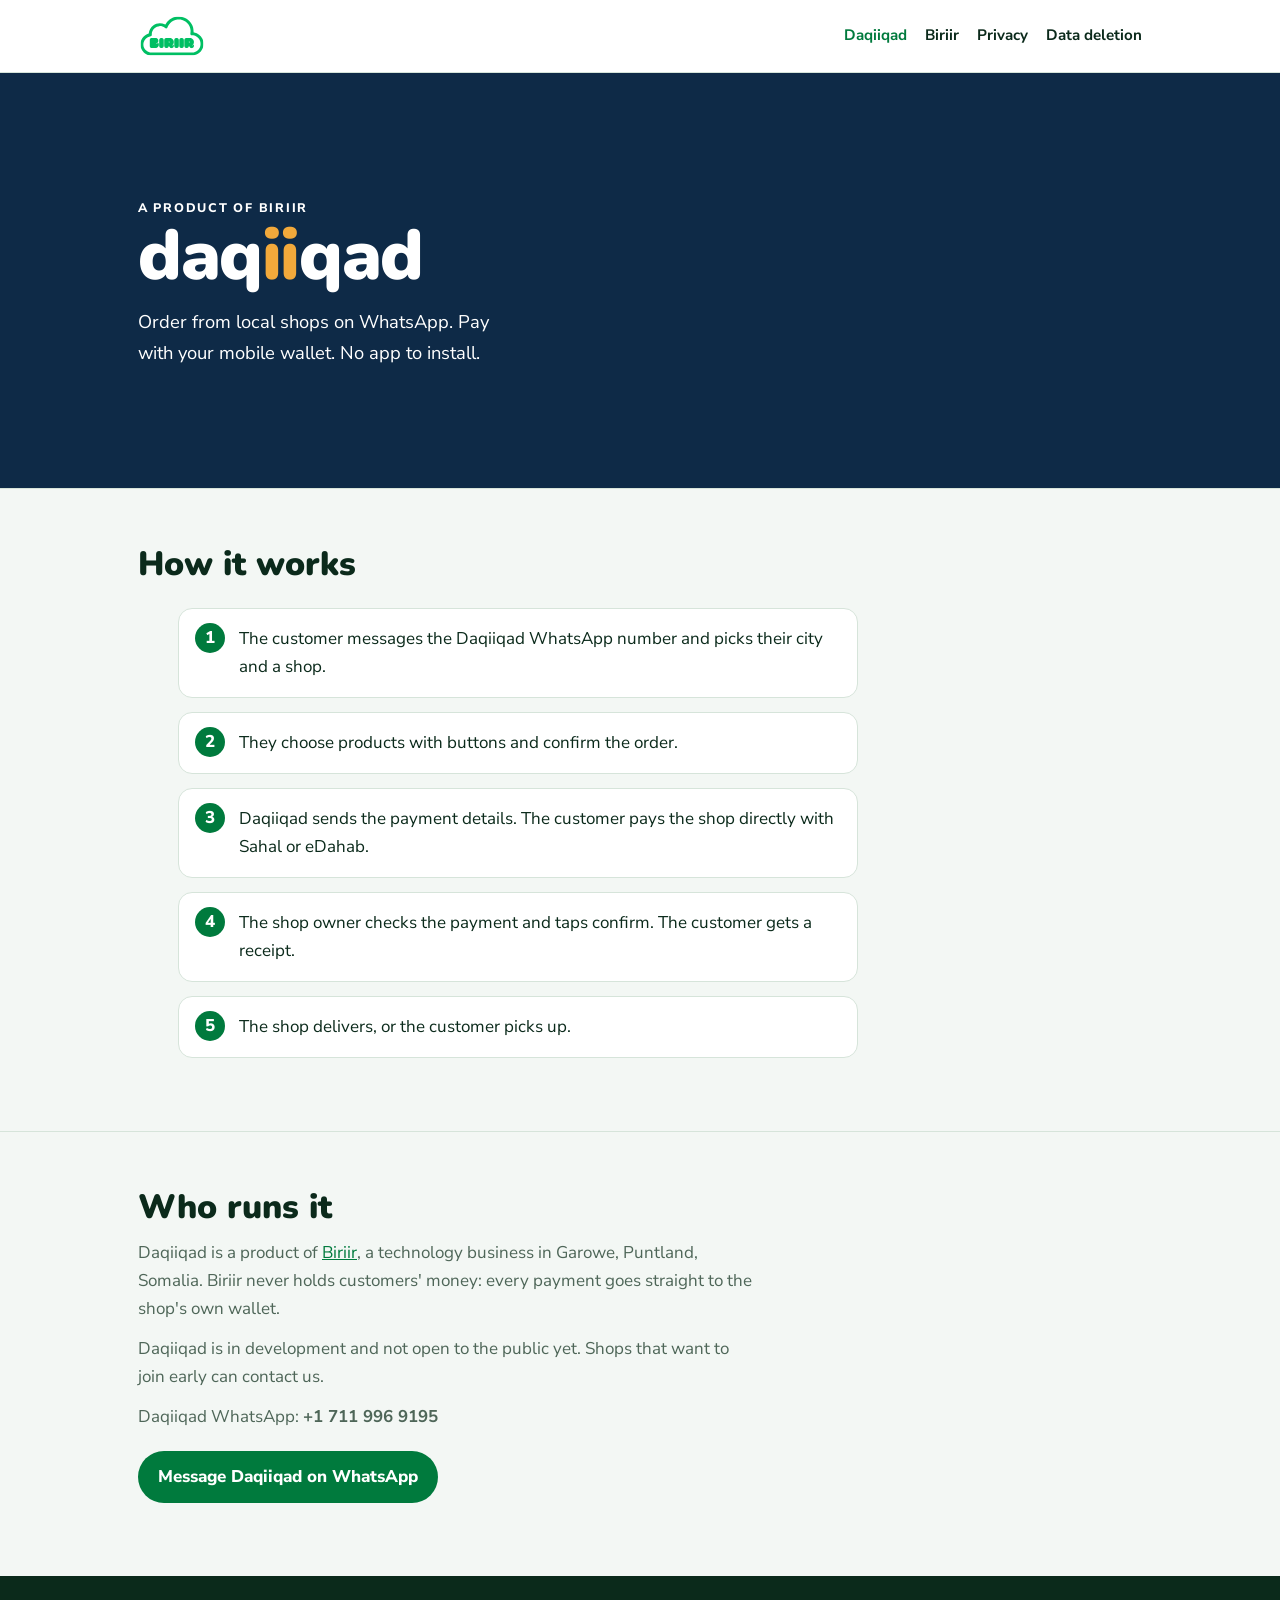
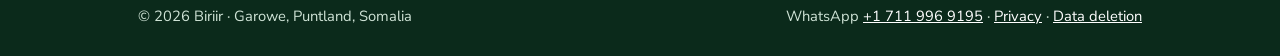
<file: index.html>
<!doctype html>
<html lang="en">
<head>
<meta charset="utf-8">
<meta name="viewport" content="width=device-width,initial-scale=1,viewport-fit=cover">
<title>Daqiiqad · a product of Biriir</title>
<meta name="description" content="Daqiiqad lets customers order from local shops on WhatsApp and pay with Sahal or eDahab. A product of Biriir.">
<meta property="og:title" content="Daqiiqad · a product of Biriir">
<meta property="og:description" content="Daqiiqad lets customers order from local shops on WhatsApp and pay with Sahal or eDahab. A product of Biriir.">
<meta property="og:image" content="assets/share.png">
<link rel="icon" href="favicon.ico" sizes="any">
<link rel="apple-touch-icon" href="assets/apple-touch-icon-180.png">
<link rel="preconnect" href="https://fonts.googleapis.com">
<link rel="preconnect" href="https://fonts.gstatic.com" crossorigin>
<link rel="stylesheet" href="https://fonts.googleapis.com/css2?family=Nunito:wght@700;800;900&family=Nunito+Sans:opsz,wght@6..12,400;6..12,700;6..12,800&display=swap">
<link rel="stylesheet" href="assets/style.css">
</head>
<body class="daq">
<header class="top"><div class="wrap"><a href="biriir/" aria-label="Biriir"><img src="assets/biriir-logo-green.svg" alt="Biriir" width="69" height="44"></a><nav><a href="" aria-current="page">Daqiiqad</a><a href="biriir/">Biriir</a><a href="privacy/">Privacy</a><a href="data-deletion/">Data deletion</a></nav></div></header>
<main>
<section class="hero"><div class="wrap">
  <div><span class="kicker">A product of Biriir</span><div class="wordmark" role="heading" aria-level="1">daq<span>ii</span>qad</div>
  <p>Order from local shops on WhatsApp. Pay with your mobile wallet. No app to install.</p></div>
</div></section>
<section><div class="wrap">
  <h2>How it works</h2>
  <ol class="steps">
    <li>The customer messages the Daqiiqad WhatsApp number and picks their city and a shop.</li>
    <li>They choose products with buttons and confirm the order.</li>
    <li>Daqiiqad sends the payment details. The customer pays the shop directly with Sahal or eDahab.</li>
    <li>The shop owner checks the payment and taps confirm. The customer gets a receipt.</li>
    <li>The shop delivers, or the customer picks up.</li>
  </ol>
</div></section>
<section><div class="wrap">
  <h2>Who runs it</h2>
  <p class="lead">Daqiiqad is a product of <a href="biriir/">Biriir</a>, a technology business in Garowe, Puntland, Somalia. Biriir never holds customers' money: every payment goes straight to the shop's own wallet.</p>
  <p class="lead">Daqiiqad is in development and not open to the public yet. Shops that want to join early can contact us.</p>
  <p class="lead">Daqiiqad WhatsApp: <b>+1 711 996 9195</b></p>
  <p style="margin-top:20px"><a class="btn" href="https://wa.me/17119969195">Message Daqiiqad on WhatsApp</a></p>
</div></section>
</main>
<footer><div class="wrap"><span>© 2026 Biriir · Garowe, Puntland, Somalia</span><span>WhatsApp <a href="https://wa.me/17119969195">+1 711 996 9195</a> · <a href="privacy/">Privacy</a> · <a href="data-deletion/">Data deletion</a></span></div></footer>
</body>
</html>
</file>
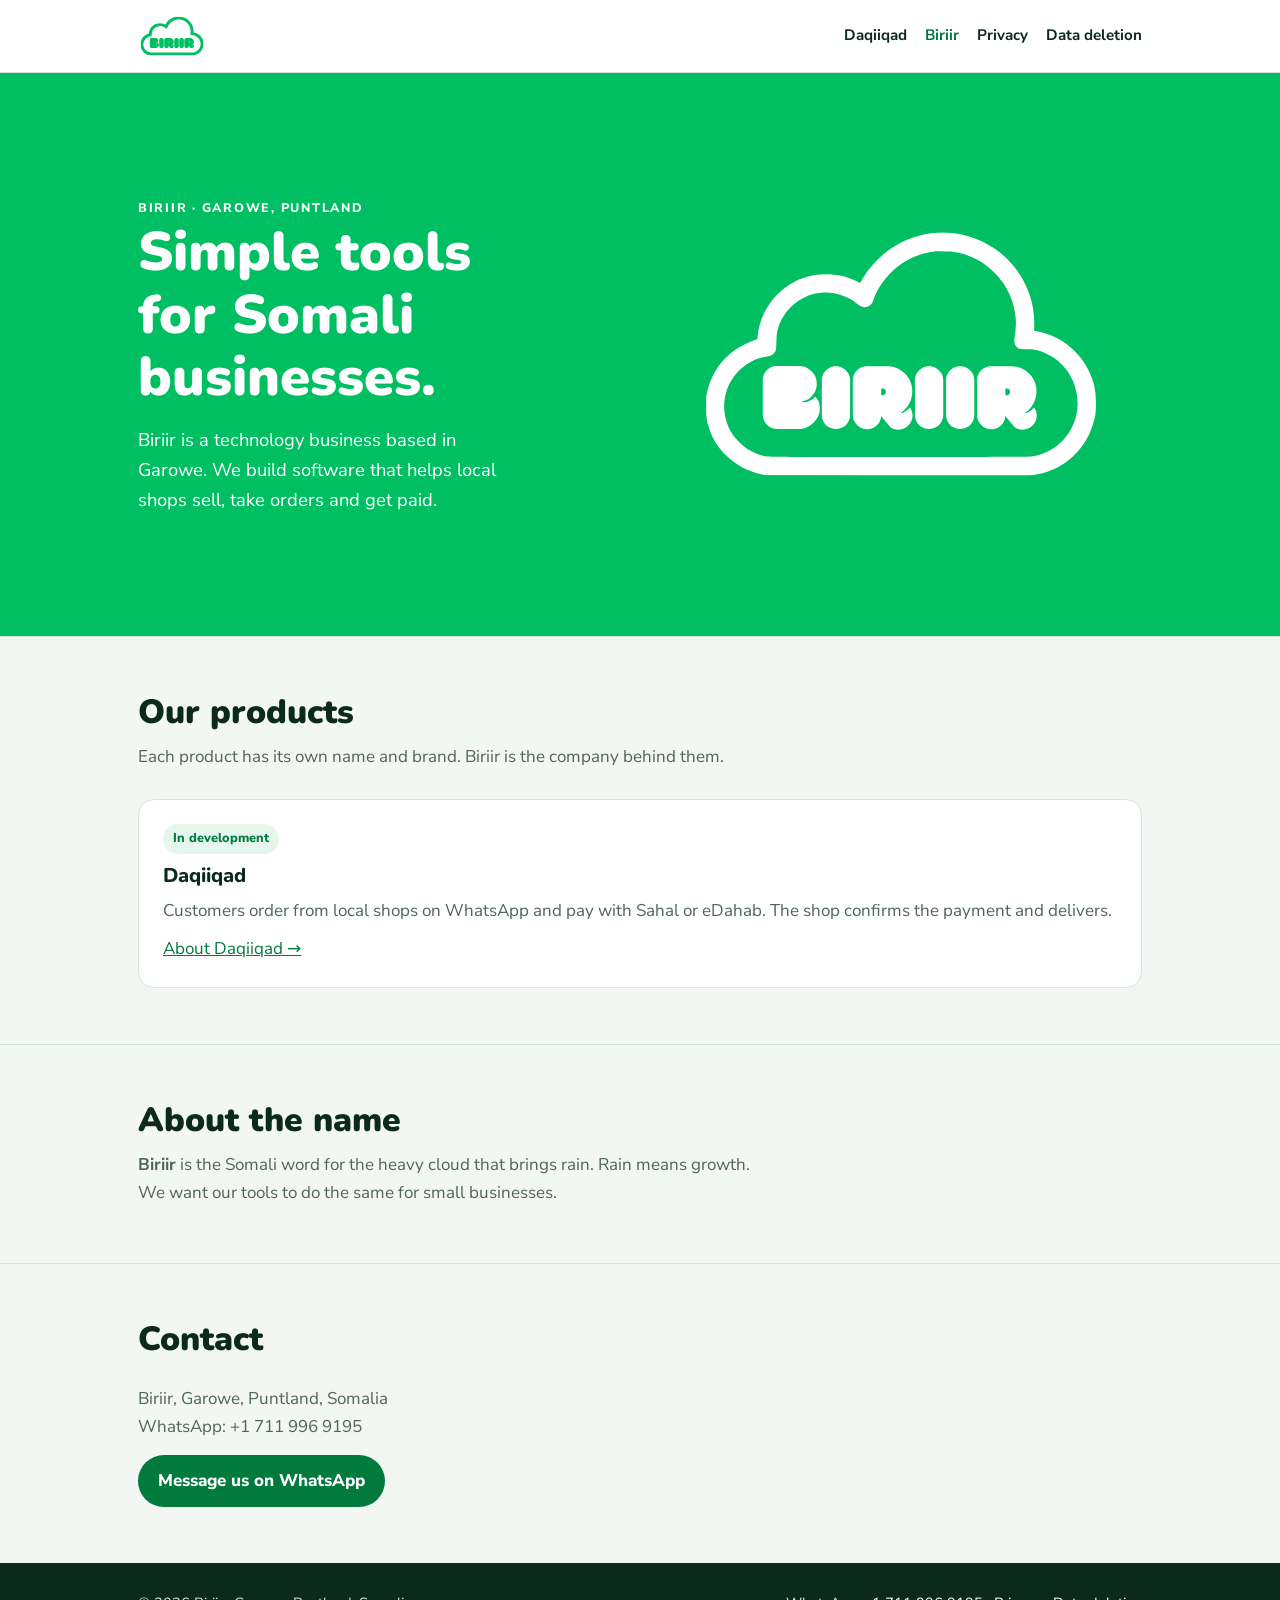
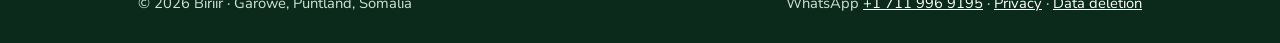
<file: biriir/index.html>
<!doctype html>
<html lang="en">
<head>
<meta charset="utf-8">
<meta name="viewport" content="width=device-width,initial-scale=1,viewport-fit=cover">
<title>Biriir</title>
<meta name="description" content="Biriir is a technology business in Garowe, Puntland, building simple tools for Somali businesses.">
<meta property="og:title" content="Biriir">
<meta property="og:description" content="Biriir is a technology business in Garowe, Puntland, building simple tools for Somali businesses.">
<meta property="og:image" content="../assets/share.png">
<link rel="icon" href="../favicon.ico" sizes="any">
<link rel="apple-touch-icon" href="../assets/apple-touch-icon-180.png">
<link rel="preconnect" href="https://fonts.googleapis.com">
<link rel="preconnect" href="https://fonts.gstatic.com" crossorigin>
<link rel="stylesheet" href="https://fonts.googleapis.com/css2?family=Nunito:wght@700;800;900&family=Nunito+Sans:opsz,wght@6..12,400;6..12,700;6..12,800&display=swap">
<link rel="stylesheet" href="../assets/style.css">
</head>
<body class="">
<header class="top"><div class="wrap"><a href="../biriir/" aria-label="Biriir"><img src="../assets/biriir-logo-green.svg" alt="Biriir" width="69" height="44"></a><nav><a href="../">Daqiiqad</a><a href="../biriir/" aria-current="page">Biriir</a><a href="../privacy/">Privacy</a><a href="../data-deletion/">Data deletion</a></nav></div></header>
<main>
<section class="hero"><div class="wrap">
  <div><span class="kicker">Biriir · Garowe, Puntland</span><h1>Simple tools for Somali businesses.</h1>
  <p>Biriir is a technology business based in Garowe. We build software that helps local shops sell, take orders and get paid.</p></div>
  <img src="../assets/biriir-logo-white.svg" alt="Biriir logo" width="420" height="274">
</div></section>
<section><div class="wrap">
  <h2>Our products</h2>
  <p class="lead">Each product has its own name and brand. Biriir is the company behind them.</p>
  <div class="cards">
    <div class="card"><span class="pill">In development</span><h3>Daqiiqad</h3><p>Customers order from local shops on WhatsApp and pay with Sahal or eDahab. The shop confirms the payment and delivers.</p><a href="../">About Daqiiqad →</a></div>
  </div>
</div></section>
<section><div class="wrap">
  <h2>About the name</h2>
  <p class="lead"><b>Biriir</b> is the Somali word for the heavy cloud that brings rain. Rain means growth. We want our tools to do the same for small businesses.</p>
</div></section>
<section id="contact"><div class="wrap contact">
  <h2>Contact</h2>
  <p class="lead">Biriir, Garowe, Puntland, Somalia<br>WhatsApp: +1 711 996 9195</p>
  <a class="btn" href="https://wa.me/17119969195">Message us on WhatsApp</a>
</div></section>
</main>
<footer><div class="wrap"><span>© 2026 Biriir · Garowe, Puntland, Somalia</span><span>WhatsApp <a href="https://wa.me/17119969195">+1 711 996 9195</a> · <a href="../privacy/">Privacy</a> · <a href="../data-deletion/">Data deletion</a></span></div></footer>
</body>
</html>
</file>
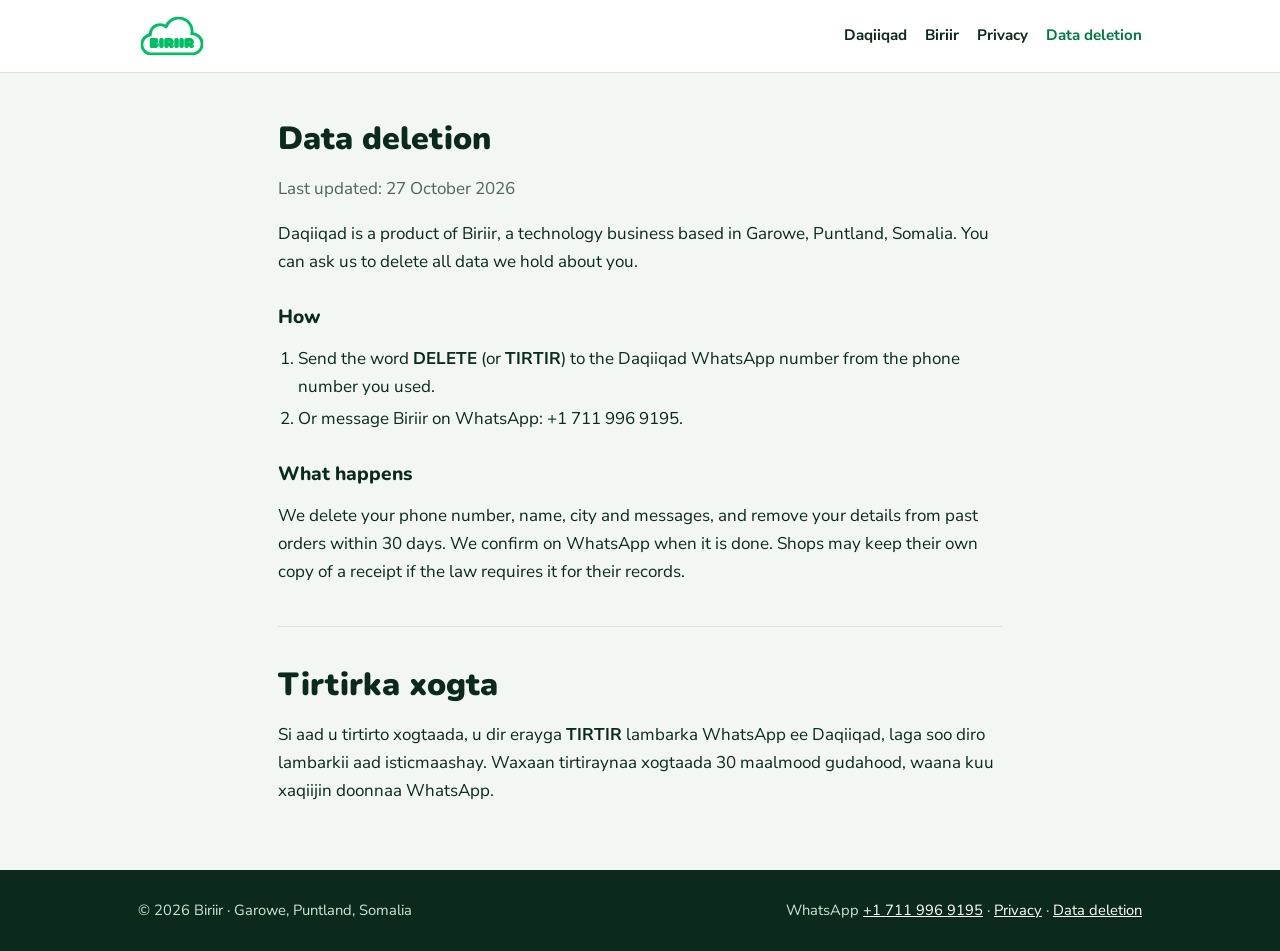
<file: data-deletion/index.html>
<!doctype html>
<html lang="en">
<head>
<meta charset="utf-8">
<meta name="viewport" content="width=device-width,initial-scale=1,viewport-fit=cover">
<title>Data Deletion · Daqiiqad by Biriir</title>
<meta name="description" content="How to delete your data from Daqiiqad, a product of Biriir.">
<meta property="og:title" content="Data Deletion · Daqiiqad by Biriir">
<meta property="og:description" content="How to delete your data from Daqiiqad, a product of Biriir.">
<meta property="og:image" content="../assets/share.png">
<link rel="icon" href="../favicon.ico" sizes="any">
<link rel="apple-touch-icon" href="../assets/apple-touch-icon-180.png">
<link rel="preconnect" href="https://fonts.googleapis.com">
<link rel="preconnect" href="https://fonts.gstatic.com" crossorigin>
<link rel="stylesheet" href="https://fonts.googleapis.com/css2?family=Nunito:wght@700;800;900&family=Nunito+Sans:opsz,wght@6..12,400;6..12,700;6..12,800&display=swap">
<link rel="stylesheet" href="../assets/style.css">
</head>
<body class="">
<header class="top"><div class="wrap"><a href="../biriir/" aria-label="Biriir"><img src="../assets/biriir-logo-green.svg" alt="Biriir" width="69" height="44"></a><nav><a href="../">Daqiiqad</a><a href="../biriir/">Biriir</a><a href="../privacy/">Privacy</a><a href="../data-deletion/" aria-current="page">Data deletion</a></nav></div></header>
<main class="wrap doc">
<h1>Data deletion</h1><p class="muted">Last updated: 27 October 2026</p>
<p>Daqiiqad is a product of Biriir, a technology business based in Garowe, Puntland, Somalia. You can ask us to delete all data we hold about you.</p>
<h2>How</h2><ol>
<li>Send the word <b>DELETE</b> (or <b>TIRTIR</b>) to the Daqiiqad WhatsApp number from the phone number you used.</li>
<li>Or message Biriir on WhatsApp: +1 711 996 9195.</li></ol>
<h2>What happens</h2><p>We delete your phone number, name, city and messages, and remove your details from past orders within 30 days. We confirm on WhatsApp when it is done. Shops may keep their own copy of a receipt if the law requires it for their records.</p>
<hr>
<h1 lang="so">Tirtirka xogta</h1>
<p lang="so">Si aad u tirtirto xogtaada, u dir erayga <b>TIRTIR</b> lambarka WhatsApp ee Daqiiqad, laga soo diro lambarkii aad isticmaashay. Waxaan tirtiraynaa xogtaada 30 maalmood gudahood, waana kuu xaqiijin doonnaa WhatsApp.</p>
</main>
<footer><div class="wrap"><span>© 2026 Biriir · Garowe, Puntland, Somalia</span><span>WhatsApp <a href="https://wa.me/17119969195">+1 711 996 9195</a> · <a href="../privacy/">Privacy</a> · <a href="../data-deletion/">Data deletion</a></span></div></footer>
</body>
</html>
</file>
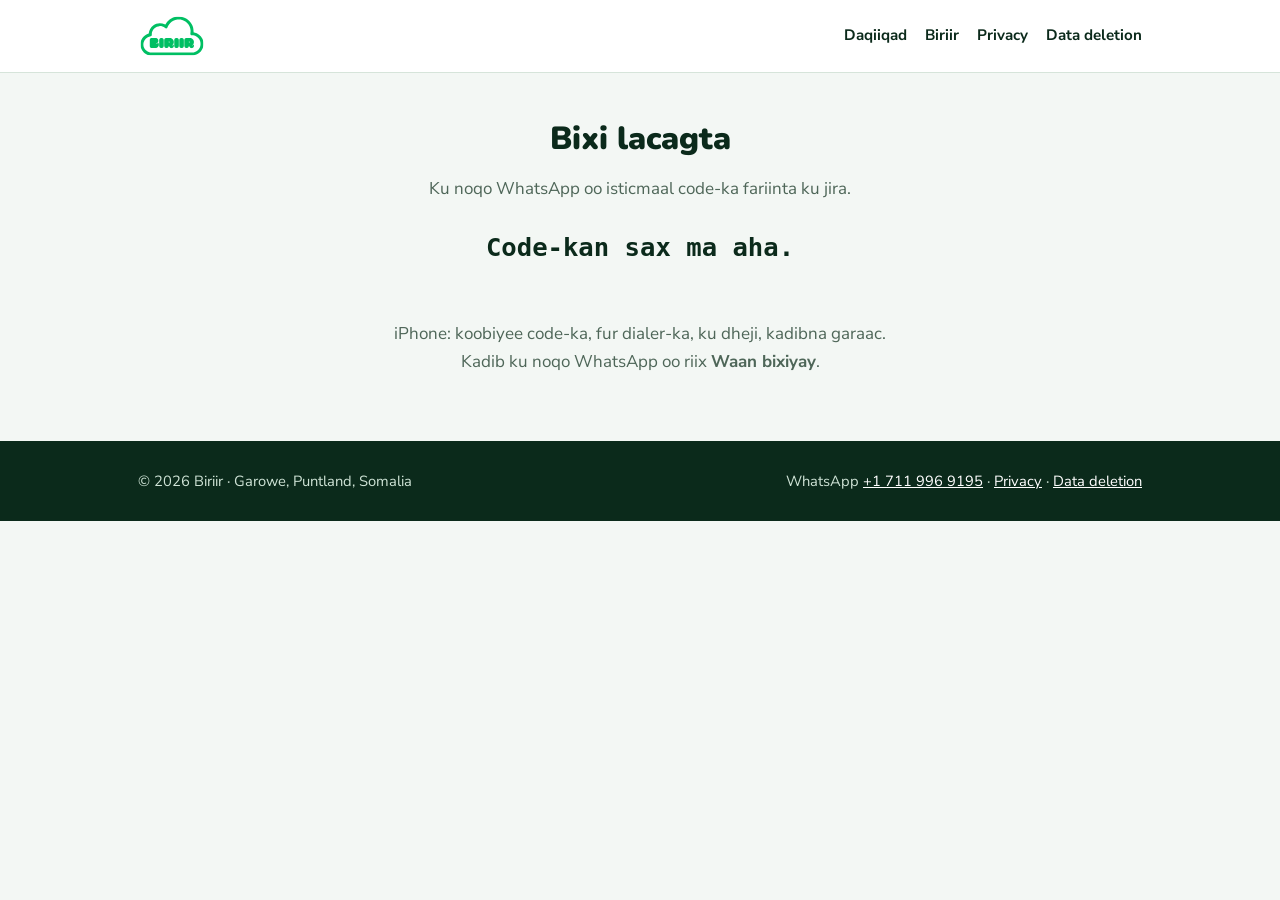
<file: pay/index.html>
<!doctype html>
<html lang="en">
<head>
<meta charset="utf-8">
<meta name="viewport" content="width=device-width,initial-scale=1,viewport-fit=cover">
<title>Bixi · Daqiiqad</title>
<meta name="description" content="Garaac code-ka lacag bixinta Daqiiqad.">
<meta property="og:title" content="Bixi · Daqiiqad">
<meta property="og:description" content="Garaac code-ka lacag bixinta Daqiiqad.">
<meta property="og:image" content="../assets/share.png">
<link rel="icon" href="../favicon.ico" sizes="any">
<link rel="apple-touch-icon" href="../assets/apple-touch-icon-180.png">
<link rel="preconnect" href="https://fonts.googleapis.com">
<link rel="preconnect" href="https://fonts.gstatic.com" crossorigin>
<link rel="stylesheet" href="https://fonts.googleapis.com/css2?family=Nunito:wght@700;800;900&family=Nunito+Sans:opsz,wght@6..12,400;6..12,700;6..12,800&display=swap">
<link rel="stylesheet" href="../assets/style.css">
</head>
<body class="daq">
<header class="top"><div class="wrap"><a href="../biriir/" aria-label="Biriir"><img src="../assets/biriir-logo-green.svg" alt="Biriir" width="69" height="44"></a><nav><a href="../">Daqiiqad</a><a href="../biriir/">Biriir</a><a href="../privacy/">Privacy</a><a href="../data-deletion/">Data deletion</a></nav></div></header>
<main class="wrap doc" style="text-align:center">
<h1>Bixi lacagta</h1>
<p class="muted" id="pay-hint">Riix badhanka si telefoonku u furo code-ka.</p>
<p id="pay-code" style="font:800 1.6rem/1.3 ui-monospace,Menlo,monospace;word-break:break-all;margin:28px 0">—</p>
<p style="display:flex;flex-direction:column;gap:12px;align-items:center">
  <a class="btn" id="pay-dial" href="#" hidden>📞 Garaac hadda</a>
  <button class="btn light" id="pay-copy" type="button" style="border:1px solid var(--line);cursor:pointer;font:inherit;font-weight:800" hidden>Koobiyee code-ka</button>
</p>
<p class="muted" style="margin-top:28px">iPhone: koobiyee code-ka, fur dialer-ka, ku dheji, kadibna garaac.<br>Kadib ku noqo WhatsApp oo riix <b>Waan bixiyay</b>.</p>
</main>
<script>
(function () {
  var code = new URLSearchParams(location.search).get("u") || "";
  // Only Sahal (*884*, *883*) and eDahab (*113*, *110*) payment codes are accepted.
  var ok = /^\*(884|883|113|110)\*\d{3,15}\*\d{1,5}\*\d{1,2}#$/.test(code);
  var el = document.getElementById("pay-code");
  if (!ok) { el.textContent = "Code-kan sax ma aha."; document.getElementById("pay-hint").textContent = "Ku noqo WhatsApp oo isticmaal code-ka fariinta ku jira."; return; }
  el.textContent = code;
  var dial = document.getElementById("pay-dial");
  dial.href = "tel:" + code.replace(/#/g, "%23");
  dial.hidden = false;
  var copy = document.getElementById("pay-copy");
  copy.hidden = false;
  copy.addEventListener("click", function () {
    var done = function () { copy.textContent = "✅ Waa la koobiyeeyay"; };
    if (navigator.clipboard) navigator.clipboard.writeText(code).then(done, function () {});
    else { var r = document.createRange(); r.selectNodeContents(el); var s = getSelection(); s.removeAllRanges(); s.addRange(r); }
  });
})();
</script>
<footer><div class="wrap"><span>© 2026 Biriir · Garowe, Puntland, Somalia</span><span>WhatsApp <a href="https://wa.me/17119969195">+1 711 996 9195</a> · <a href="../privacy/">Privacy</a> · <a href="../data-deletion/">Data deletion</a></span></div></footer>
</body>
</html>
</file>
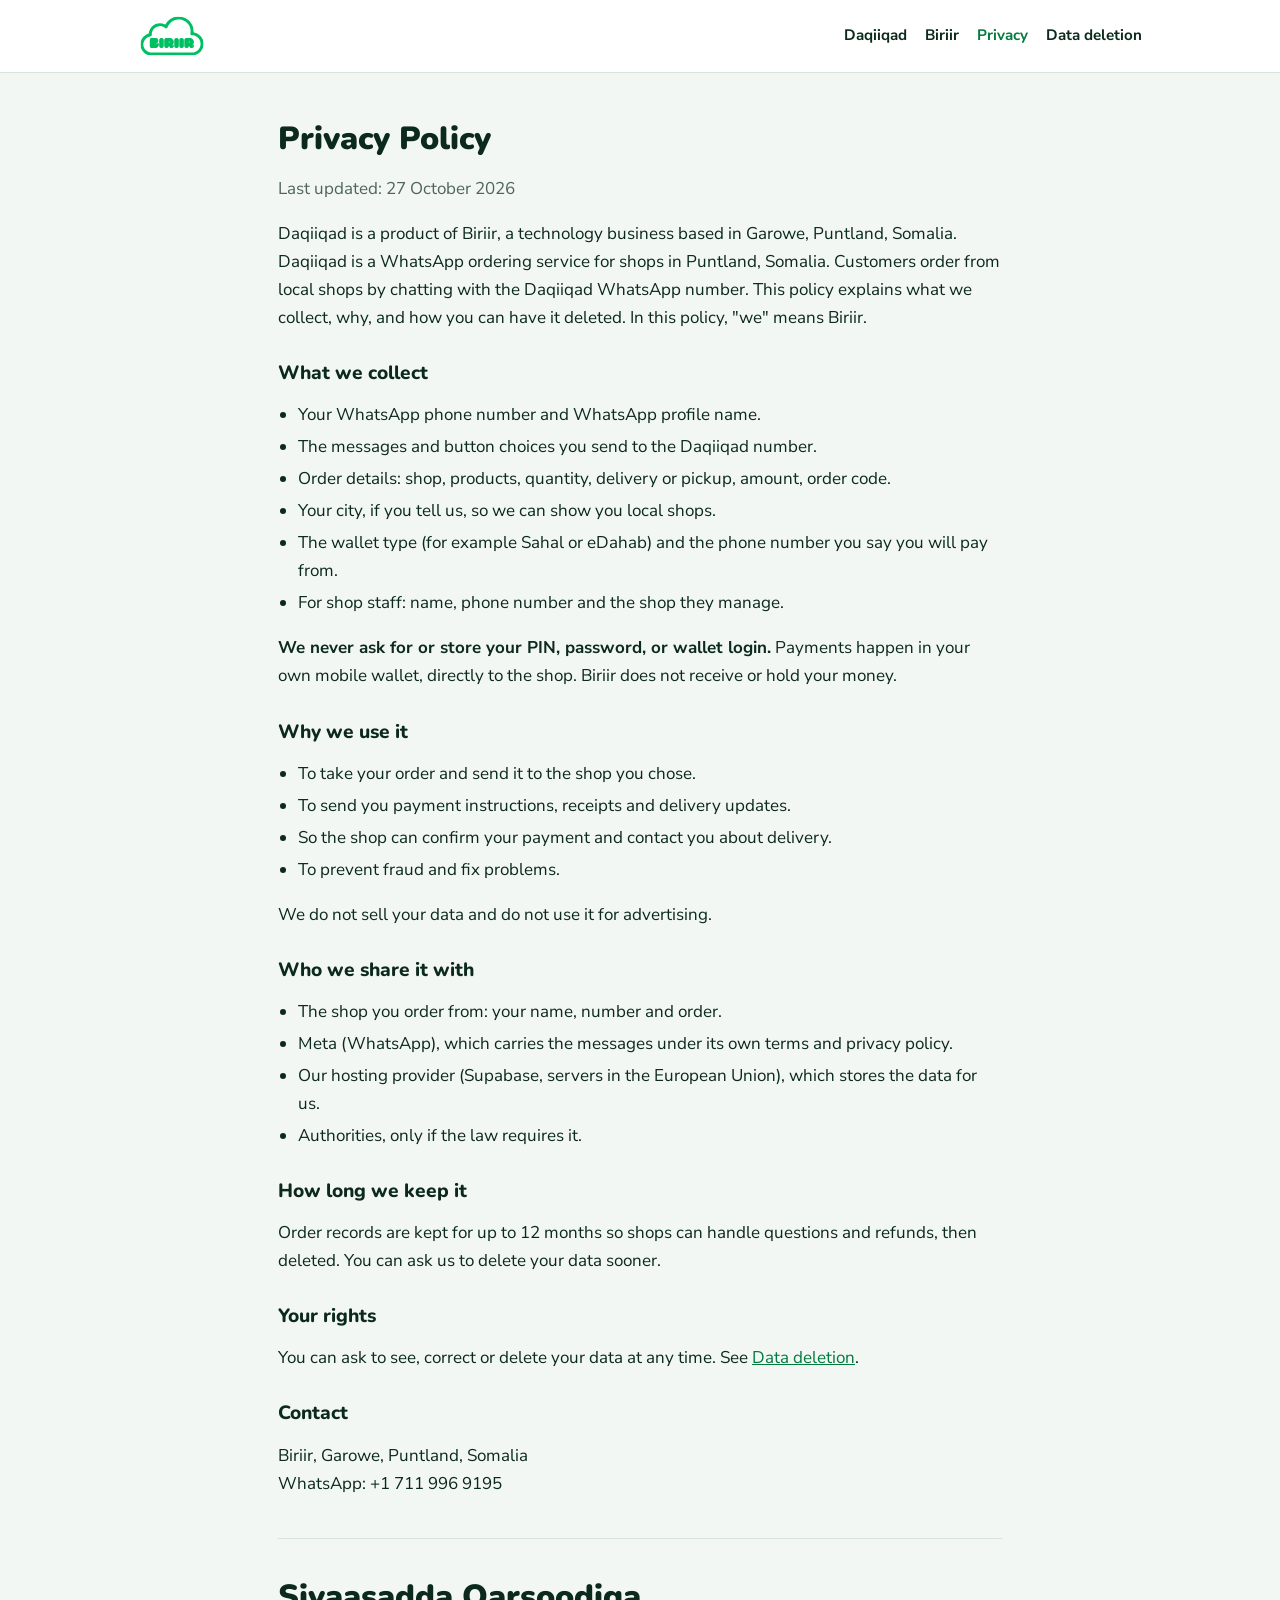
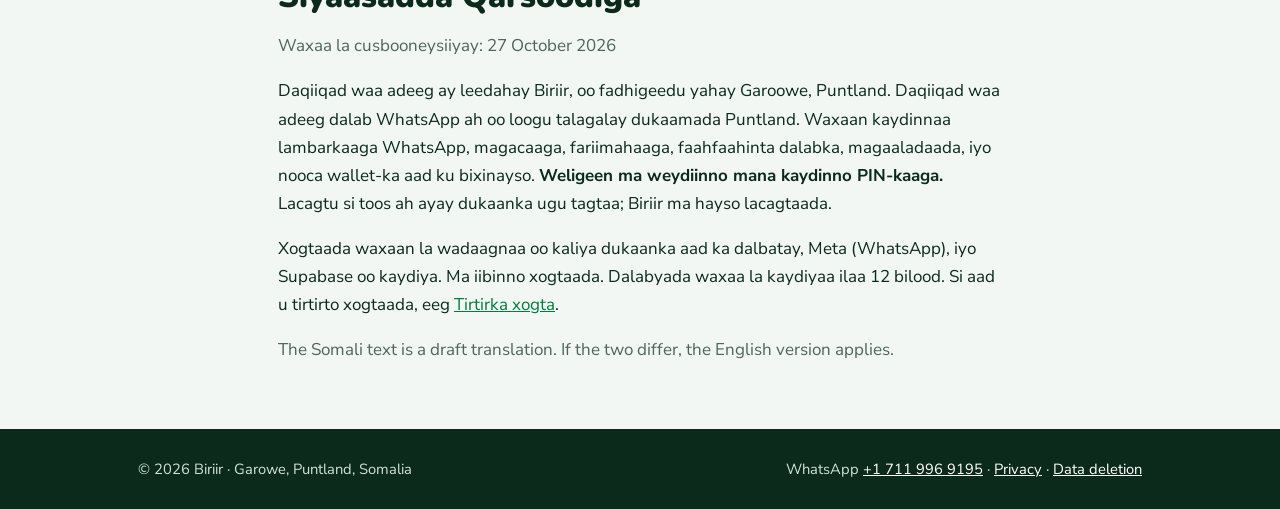
<file: privacy/index.html>
<!doctype html>
<html lang="en">
<head>
<meta charset="utf-8">
<meta name="viewport" content="width=device-width,initial-scale=1,viewport-fit=cover">
<title>Privacy Policy · Daqiiqad by Biriir</title>
<meta name="description" content="How Biriir handles personal data for the Daqiiqad WhatsApp ordering service.">
<meta property="og:title" content="Privacy Policy · Daqiiqad by Biriir">
<meta property="og:description" content="How Biriir handles personal data for the Daqiiqad WhatsApp ordering service.">
<meta property="og:image" content="../assets/share.png">
<link rel="icon" href="../favicon.ico" sizes="any">
<link rel="apple-touch-icon" href="../assets/apple-touch-icon-180.png">
<link rel="preconnect" href="https://fonts.googleapis.com">
<link rel="preconnect" href="https://fonts.gstatic.com" crossorigin>
<link rel="stylesheet" href="https://fonts.googleapis.com/css2?family=Nunito:wght@700;800;900&family=Nunito+Sans:opsz,wght@6..12,400;6..12,700;6..12,800&display=swap">
<link rel="stylesheet" href="../assets/style.css">
</head>
<body class="">
<header class="top"><div class="wrap"><a href="../biriir/" aria-label="Biriir"><img src="../assets/biriir-logo-green.svg" alt="Biriir" width="69" height="44"></a><nav><a href="../">Daqiiqad</a><a href="../biriir/">Biriir</a><a href="../privacy/" aria-current="page">Privacy</a><a href="../data-deletion/">Data deletion</a></nav></div></header>
<main class="wrap doc">
<h1>Privacy Policy</h1><p class="muted">Last updated: 27 October 2026</p>
<p>Daqiiqad is a product of Biriir, a technology business based in Garowe, Puntland, Somalia. Daqiiqad is a WhatsApp ordering service for shops in Puntland, Somalia. Customers order from local shops by chatting with the Daqiiqad WhatsApp number. This policy explains what we collect, why, and how you can have it deleted. In this policy, "we" means Biriir.</p>
<h2>What we collect</h2><ul>
<li>Your WhatsApp phone number and WhatsApp profile name.</li>
<li>The messages and button choices you send to the Daqiiqad number.</li>
<li>Order details: shop, products, quantity, delivery or pickup, amount, order code.</li>
<li>Your city, if you tell us, so we can show you local shops.</li>
<li>The wallet type (for example Sahal or eDahab) and the phone number you say you will pay from.</li>
<li>For shop staff: name, phone number and the shop they manage.</li></ul>
<p><b>We never ask for or store your PIN, password, or wallet login.</b> Payments happen in your own mobile wallet, directly to the shop. Biriir does not receive or hold your money.</p>
<h2>Why we use it</h2><ul>
<li>To take your order and send it to the shop you chose.</li>
<li>To send you payment instructions, receipts and delivery updates.</li>
<li>So the shop can confirm your payment and contact you about delivery.</li>
<li>To prevent fraud and fix problems.</li></ul>
<p>We do not sell your data and do not use it for advertising.</p>
<h2>Who we share it with</h2><ul>
<li>The shop you order from: your name, number and order.</li>
<li>Meta (WhatsApp), which carries the messages under its own terms and privacy policy.</li>
<li>Our hosting provider (Supabase, servers in the European Union), which stores the data for us.</li>
<li>Authorities, only if the law requires it.</li></ul>
<h2>How long we keep it</h2><p>Order records are kept for up to 12 months so shops can handle questions and refunds, then deleted. You can ask us to delete your data sooner.</p>
<h2>Your rights</h2><p>You can ask to see, correct or delete your data at any time. See <a href="../data-deletion/">Data deletion</a>.</p>
<h2>Contact</h2><p>Biriir, Garowe, Puntland, Somalia<br>WhatsApp: +1 711 996 9195</p>
<hr>
<h1 lang="so">Siyaasadda Qarsoodiga</h1><p class="muted">Waxaa la cusbooneysiiyay: 27 October 2026</p>
<div lang="so">
<p>Daqiiqad waa adeeg ay leedahay Biriir, oo fadhigeedu yahay Garoowe, Puntland. Daqiiqad waa adeeg dalab WhatsApp ah oo loogu talagalay dukaamada Puntland. Waxaan kaydinnaa lambarkaaga WhatsApp, magacaaga, fariimahaaga, faahfaahinta dalabka, magaaladaada, iyo nooca wallet-ka aad ku bixinayso. <b>Weligeen ma weydiinno mana kaydinno PIN-kaaga.</b> Lacagtu si toos ah ayay dukaanka ugu tagtaa; Biriir ma hayso lacagtaada.</p>
<p>Xogtaada waxaan la wadaagnaa oo kaliya dukaanka aad ka dalbatay, Meta (WhatsApp), iyo Supabase oo kaydiya. Ma iibinno xogtaada. Dalabyada waxaa la kaydiyaa ilaa 12 bilood. Si aad u tirtirto xogtaada, eeg <a href="../data-deletion/">Tirtirka xogta</a>.</p>
</div>
<p class="muted">The Somali text is a draft translation. If the two differ, the English version applies.</p>
</main>
<footer><div class="wrap"><span>© 2026 Biriir · Garowe, Puntland, Somalia</span><span>WhatsApp <a href="https://wa.me/17119969195">+1 711 996 9195</a> · <a href="../privacy/">Privacy</a> · <a href="../data-deletion/">Data deletion</a></span></div></footer>
</body>
</html>
</file>
<file: assets/style.css>
:root{--green:#00BF63;--deep:#007A3D;--ink:#0B2A1B;--muted:#4E6658;--mist:#E6F6EC;--line:#D6E4DA;--bg:#F3F7F4;--white:#fff}
*{box-sizing:border-box}html{-webkit-text-size-adjust:100%}[hidden]{display:none!important}
body{margin:0;background:var(--bg);color:var(--ink);font:400 1.0625rem/1.65 "Nunito Sans",system-ui,-apple-system,"Segoe UI",Roboto,sans-serif}
h1,h2,h3{font-family:Nunito,"Arial Rounded MT Bold",system-ui,sans-serif;line-height:1.15;text-wrap:balance;margin:0}
a{color:var(--deep)}
.wrap{max-width:1040px;margin:0 auto;padding-left:max(18px,env(safe-area-inset-left,0px));padding-right:max(18px,env(safe-area-inset-right,0px))}
header.top{background:var(--white);border-bottom:1px solid var(--line)}
header.top .wrap{display:flex;align-items:center;justify-content:space-between;gap:16px;padding-block:14px}
header.top img{height:44px;width:auto;display:block}
nav{display:flex;gap:18px;flex-wrap:wrap;font-weight:700;font-size:.95rem}
nav a{text-decoration:none;color:var(--ink)}nav a:hover,nav a[aria-current]{color:var(--deep)}
.hero{background:var(--green);color:var(--white)}
.hero .wrap{display:grid;grid-template-columns:minmax(0,1fr) minmax(0,1fr);gap:40px;align-items:center;padding-block:64px}
.hero h1{font-size:clamp(2.2rem,5vw,3.4rem);font-weight:900}
.hero p{font-size:1.15rem;max-width:34ch;margin:16px 0 0}
.hero img{width:100%;max-width:420px;justify-self:center}
.kicker{font:800 .78rem/1 "Nunito Sans",sans-serif;letter-spacing:.14em;text-transform:uppercase}
main section{padding-block:56px}
main section+section{border-top:1px solid var(--line)}
.lead{max-width:62ch;color:var(--muted);margin:12px 0 0}
h2{font-size:clamp(1.6rem,3vw,2.1rem);font-weight:900}
.cards{display:grid;gap:18px;grid-template-columns:repeat(auto-fit,minmax(240px,1fr));margin-top:28px}
.card{background:var(--white);border:1px solid var(--line);border-radius:16px;padding:24px;display:flex;flex-direction:column;gap:10px}
.card h3{font-size:1.25rem;font-weight:800}
.card p{margin:0;color:var(--muted)}
.pill{display:inline-block;background:var(--mist);color:var(--deep);font-weight:800;font-size:.8rem;padding:4px 10px;border-radius:999px;align-self:flex-start}
.btn{display:inline-flex;align-items:center;gap:8px;background:var(--deep);color:var(--white);text-decoration:none;font-weight:800;padding:12px 20px;border-radius:999px}
.btn.light{background:var(--white);color:var(--deep)}
.contact{display:flex;flex-direction:column;gap:14px;align-items:flex-start}
.doc{max-width:760px;padding-block:48px}
.doc h1{font-size:2rem;font-weight:900}
.doc h2{font-size:1.2rem;font-weight:800;margin-top:30px}
.doc ul,.doc ol{padding-left:1.2em}.doc li{margin:4px 0}
.muted{color:var(--muted)}
hr{border:0;border-top:1px solid var(--line);margin:40px 0}
footer{background:var(--ink);color:#CFE3D6;font-size:.92rem}
footer .wrap{display:flex;flex-wrap:wrap;justify-content:space-between;gap:16px;padding-block:28px}
footer a{color:#fff}
.daq{--navy:#0E2A47;--sky:#4189DD;--gold:#F2A93B}
.daq .hero{background:var(--navy)}
.daq .hero .wrap{grid-template-columns:1fr}
.wordmark{font:900 clamp(2.6rem,7vw,4.4rem)/1 Nunito,sans-serif;letter-spacing:-.02em}
.wordmark span{color:var(--gold)}
.steps{counter-reset:s;display:grid;gap:14px;margin-top:24px;max-width:720px}
.steps li{list-style:none;background:var(--white);border:1px solid var(--line);border-radius:14px;padding:16px 18px 16px 60px;position:relative}
.steps li::before{counter-increment:s;content:counter(s);position:absolute;left:16px;top:14px;width:30px;height:30px;border-radius:50%;background:var(--deep);color:#fff;font-weight:800;display:grid;place-items:center}
@media (max-width:760px){.hero .wrap{grid-template-columns:1fr;padding-block:44px}.hero img{max-width:280px;justify-self:start}nav{gap:12px}}
</file>
